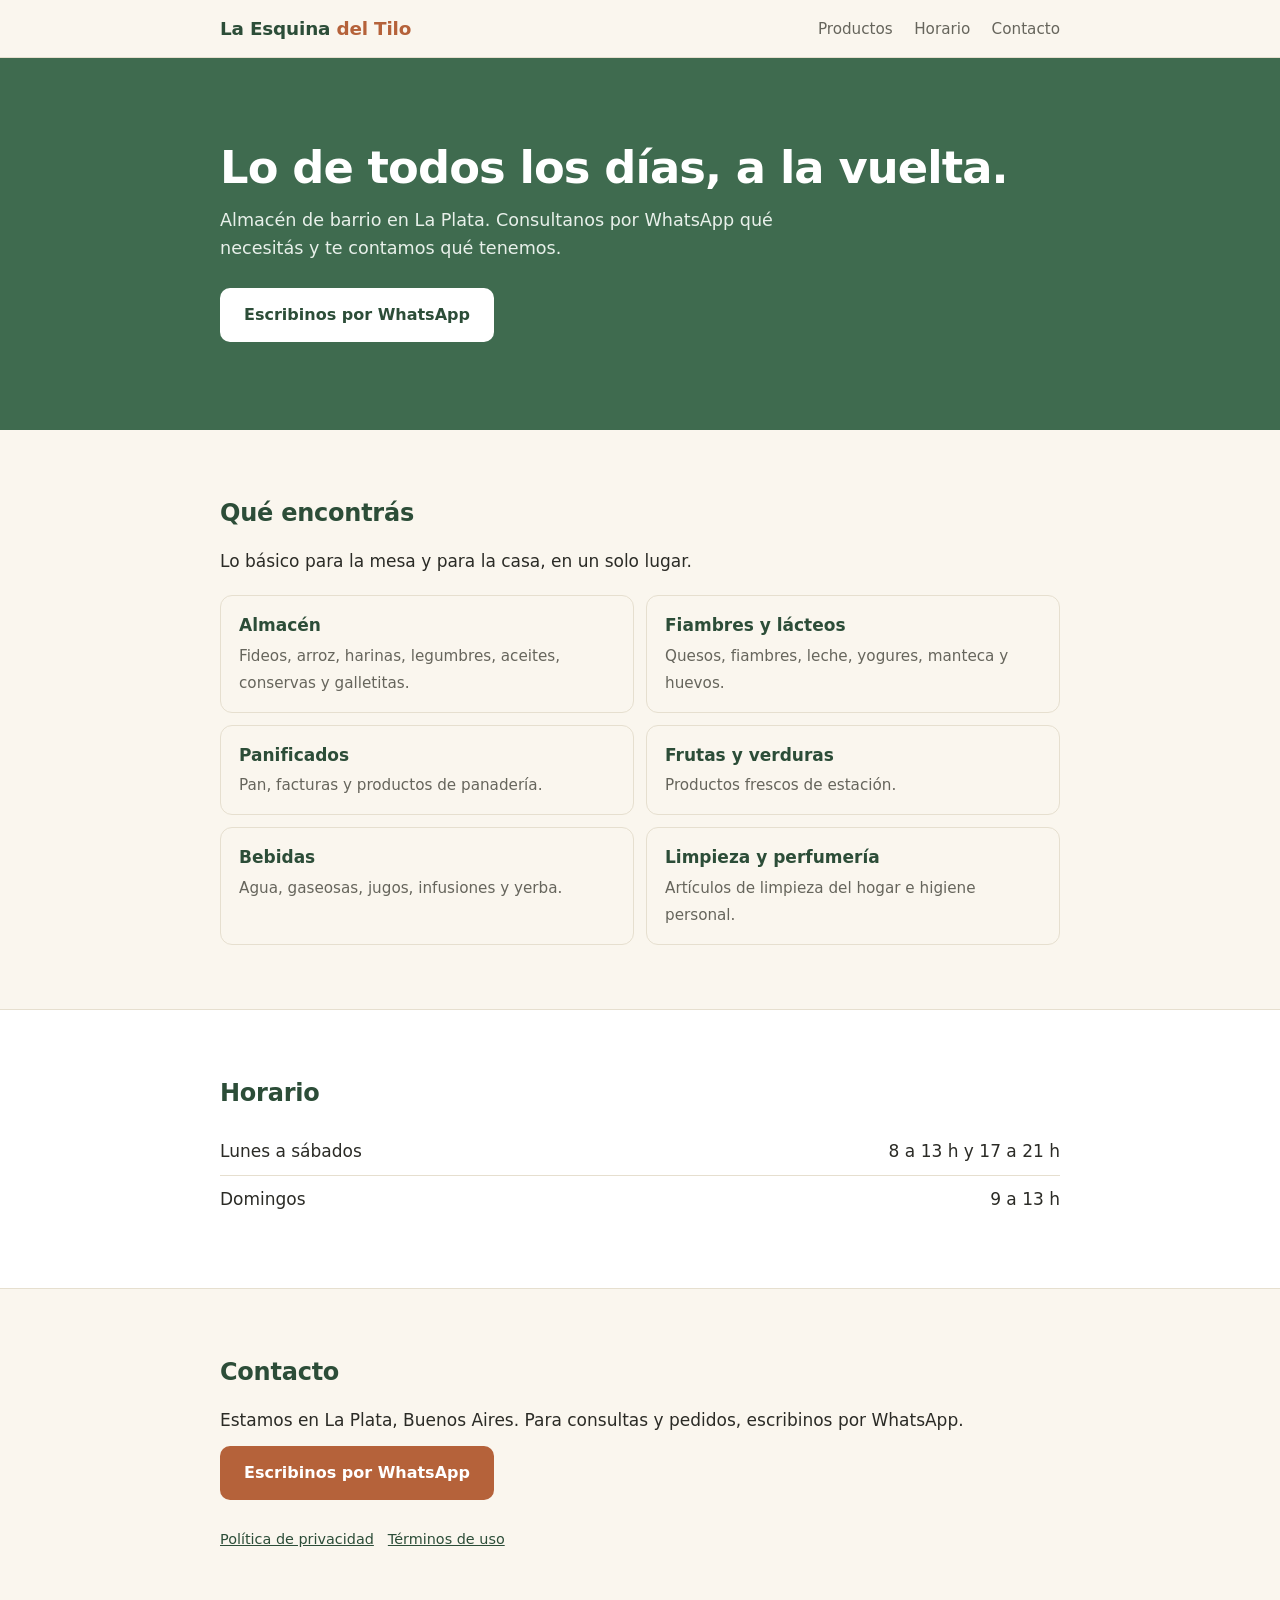
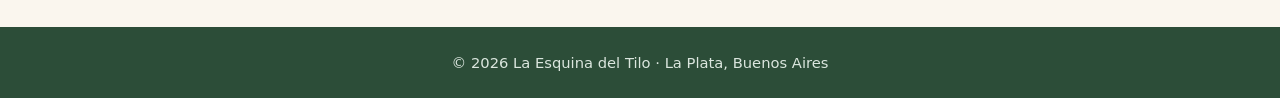
<file: index.html>
<!doctype html>
<html lang="es-AR">
<head>
<meta charset="utf-8">
<meta name="viewport" content="width=device-width,initial-scale=1">
<title>La Esquina del Tilo | Almacén de barrio en La Plata</title>
<meta name="description" content="La Esquina del Tilo, almacén de barrio en La Plata, Buenos Aires. Lo de todos los días, a la vuelta. Pedidos y consultas por WhatsApp.">
<meta property="og:type" content="website">
<meta property="og:title" content="La Esquina del Tilo | Almacén de barrio en La Plata">
<meta property="og:description" content="Almacén de barrio en La Plata, Buenos Aires. Lo de todos los días, a la vuelta. Pedidos y consultas por WhatsApp.">
<meta property="og:url" content="https://alvarosantamarina.github.io/la-esquina-del-tilo-web/">
<link rel="icon" href="favicon.svg" type="image/svg+xml">
<link rel="stylesheet" href="styles.css">
</head>
<body>
<header class="site"><div class="container">
  <a class="logo" href="./">La Esquina <span>del Tilo</span></a>
  <nav>
    <a href="#productos">Productos</a>
    <a href="#horario">Horario</a>
    <a href="#contacto">Contacto</a>
  </nav>
</div></header>

<main>
<div class="hero"><div class="container">
  <h1>Lo de todos los días, a la vuelta.</h1>
  <p>Almacén de barrio en La Plata. Consultanos por WhatsApp qué necesitás y te contamos qué tenemos.</p>
  <a class="btn" href="https://wa.me/5492212048989">Escribinos por WhatsApp</a>
</div></div>

<section id="productos"><div class="container">
  <h2>Qué encontrás</h2>
  <p>Lo básico para la mesa y para la casa, en un solo lugar.</p>
  <ul class="cats">
    <li><strong>Almacén</strong><span>Fideos, arroz, harinas, legumbres, aceites, conservas y galletitas.</span></li>
    <li><strong>Fiambres y lácteos</strong><span>Quesos, fiambres, leche, yogures, manteca y huevos.</span></li>
    <li><strong>Panificados</strong><span>Pan, facturas y productos de panadería.</span></li>
    <li><strong>Frutas y verduras</strong><span>Productos frescos de estación.</span></li>
    <li><strong>Bebidas</strong><span>Agua, gaseosas, jugos, infusiones y yerba.</span></li>
    <li><strong>Limpieza y perfumería</strong><span>Artículos de limpieza del hogar e higiene personal.</span></li>
  </ul>
</div></section>

<section id="horario" class="alt"><div class="container">
  <h2>Horario</h2>
  <ul class="horario">
    <li><span>Lunes a sábados</span><span>8 a 13 h y 17 a 21 h</span></li>
    <li><span>Domingos</span><span>9 a 13 h</span></li>
  </ul>
</div></section>

<section id="contacto"><div class="container">
  <h2>Contacto</h2>
  <p>Estamos en La Plata, Buenos Aires. Para consultas y pedidos, escribinos por WhatsApp.</p>
  <p><a class="btn" href="https://wa.me/5492212048989">Escribinos por WhatsApp</a></p>
  <p class="legal-links"><a href="politica-de-privacidad/">Política de privacidad</a><a href="terminos/">Términos de uso</a></p>
</div></section>
</main>

<footer class="site"><div class="container">© 2026 La Esquina del Tilo · La Plata, Buenos Aires</div></footer>
</body>
</html>
</file>
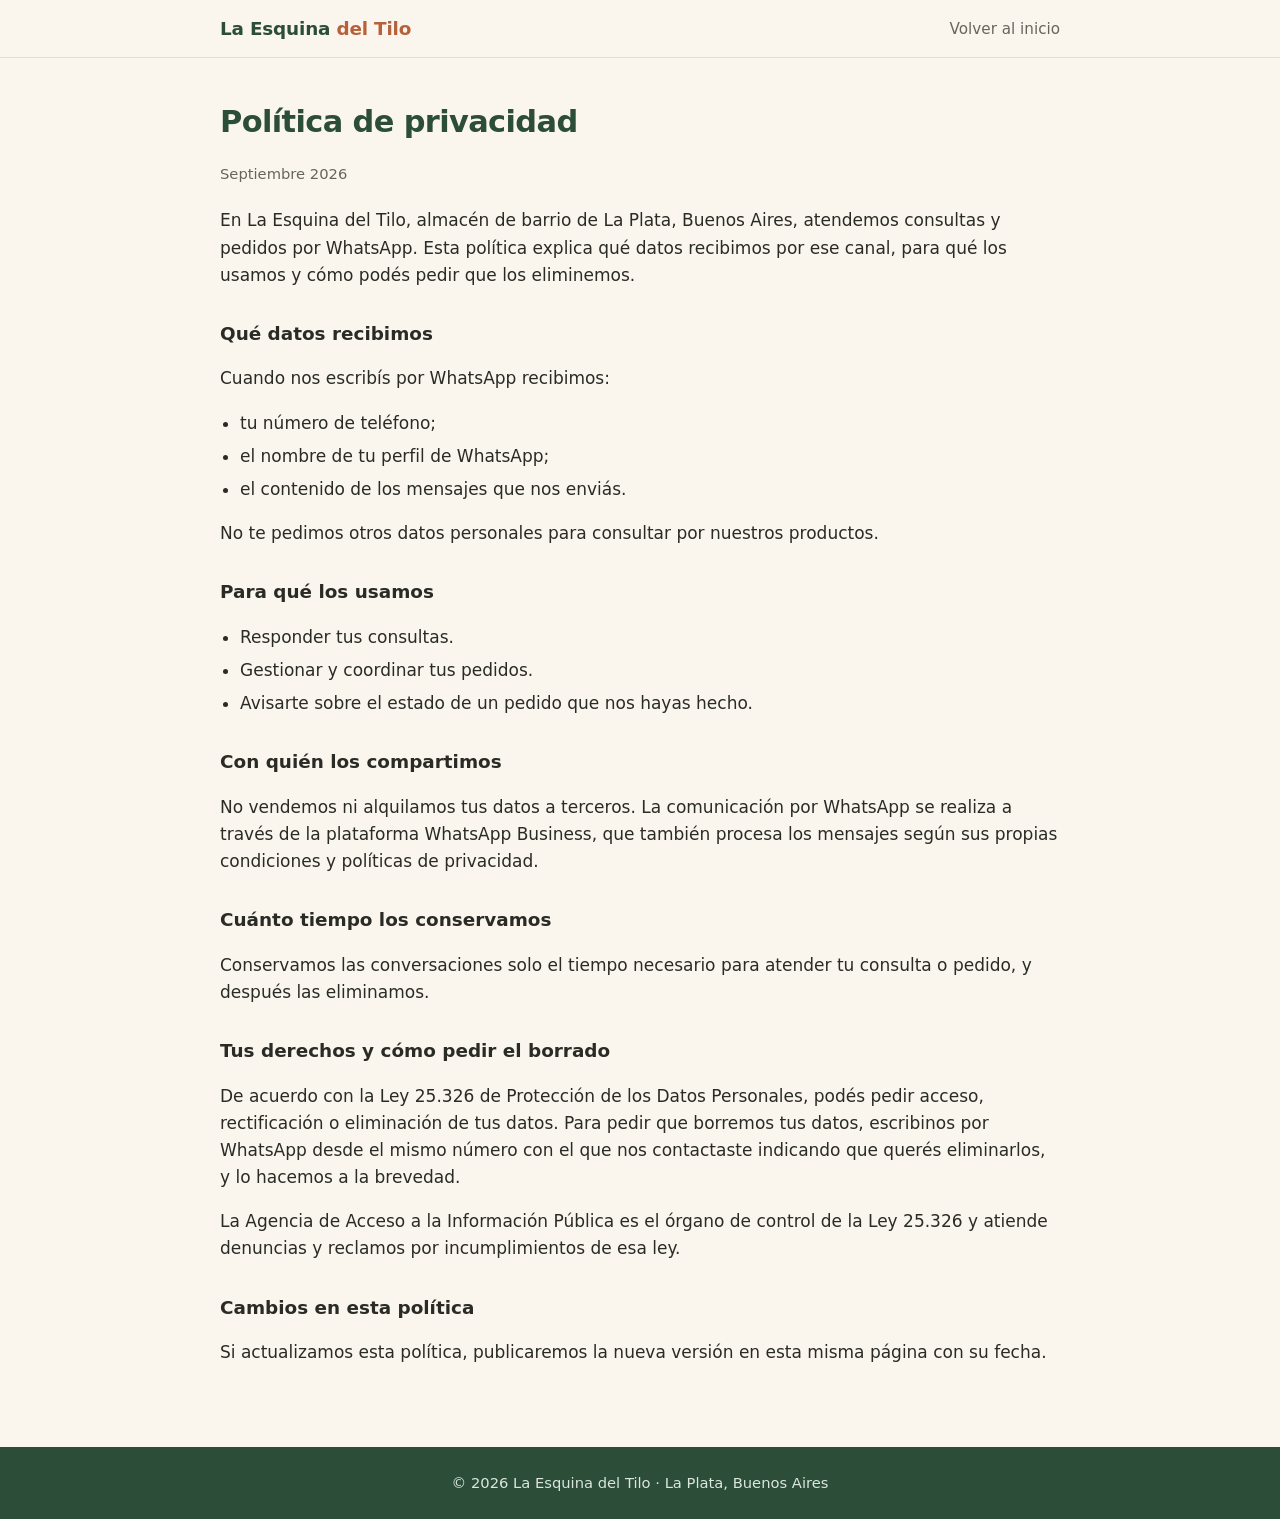
<file: politica-de-privacidad/index.html>
<!doctype html>
<html lang="es-AR">
<head>
<meta charset="utf-8">
<meta name="viewport" content="width=device-width,initial-scale=1">
<title>Política de privacidad | La Esquina del Tilo</title>
<meta name="description" content="Política de privacidad de La Esquina del Tilo: qué datos recibimos por WhatsApp, para qué los usamos y cómo pedir su eliminación.">
<link rel="icon" href="../favicon.svg" type="image/svg+xml">
<link rel="stylesheet" href="../styles.css">
</head>
<body>
<header class="site"><div class="container">
  <a class="logo" href="../">La Esquina <span>del Tilo</span></a>
  <nav><a href="../">Volver al inicio</a></nav>
</div></header>

<main class="legal"><div class="container">
  <h1>Política de privacidad</h1>
  <p class="fecha">Septiembre 2026</p>

  <p>En La Esquina del Tilo, almacén de barrio de La Plata, Buenos Aires, atendemos consultas y pedidos por WhatsApp. Esta política explica qué datos recibimos por ese canal, para qué los usamos y cómo podés pedir que los eliminemos.</p>

  <h2>Qué datos recibimos</h2>
  <p>Cuando nos escribís por WhatsApp recibimos:</p>
  <ul>
    <li>tu número de teléfono;</li>
    <li>el nombre de tu perfil de WhatsApp;</li>
    <li>el contenido de los mensajes que nos enviás.</li>
  </ul>
  <p>No te pedimos otros datos personales para consultar por nuestros productos.</p>

  <h2>Para qué los usamos</h2>
  <ul>
    <li>Responder tus consultas.</li>
    <li>Gestionar y coordinar tus pedidos.</li>
    <li>Avisarte sobre el estado de un pedido que nos hayas hecho.</li>
  </ul>

  <h2>Con quién los compartimos</h2>
  <p>No vendemos ni alquilamos tus datos a terceros. La comunicación por WhatsApp se realiza a través de la plataforma WhatsApp Business, que también procesa los mensajes según sus propias condiciones y políticas de privacidad.</p>

  <h2>Cuánto tiempo los conservamos</h2>
  <p>Conservamos las conversaciones solo el tiempo necesario para atender tu consulta o pedido, y después las eliminamos.</p>

  <h2>Tus derechos y cómo pedir el borrado</h2>
  <p>De acuerdo con la Ley 25.326 de Protección de los Datos Personales, podés pedir acceso, rectificación o eliminación de tus datos. Para pedir que borremos tus datos, escribinos por WhatsApp desde el mismo número con el que nos contactaste indicando que querés eliminarlos, y lo hacemos a la brevedad.</p>
  <p>La Agencia de Acceso a la Información Pública es el órgano de control de la Ley 25.326 y atiende denuncias y reclamos por incumplimientos de esa ley.</p>

  <h2>Cambios en esta política</h2>
  <p>Si actualizamos esta política, publicaremos la nueva versión en esta misma página con su fecha.</p>
</div></main>

<footer class="site"><div class="container">© 2026 La Esquina del Tilo · La Plata, Buenos Aires</div></footer>
</body>
</html>
</file>
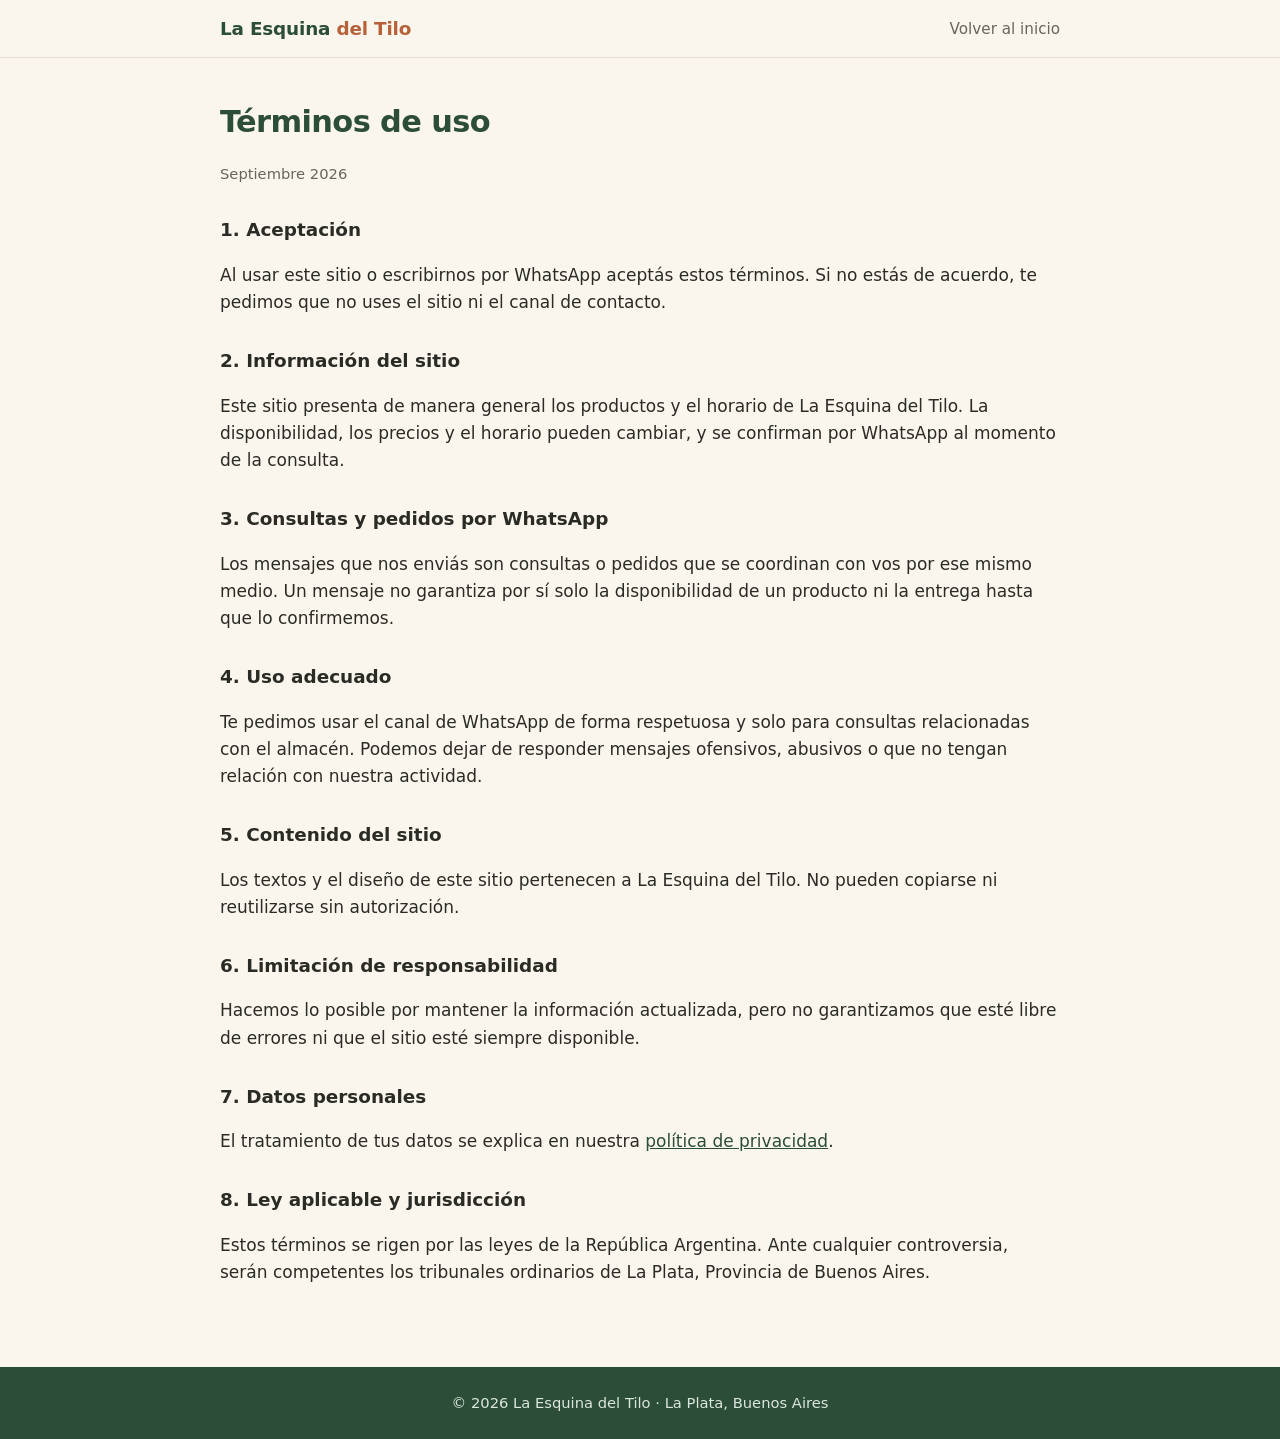
<file: terminos/index.html>
<!doctype html>
<html lang="es-AR">
<head>
<meta charset="utf-8">
<meta name="viewport" content="width=device-width,initial-scale=1">
<title>Términos de uso | La Esquina del Tilo</title>
<meta name="description" content="Términos de uso del sitio y del canal de WhatsApp de La Esquina del Tilo, La Plata, Buenos Aires.">
<link rel="icon" href="../favicon.svg" type="image/svg+xml">
<link rel="stylesheet" href="../styles.css">
</head>
<body>
<header class="site"><div class="container">
  <a class="logo" href="../">La Esquina <span>del Tilo</span></a>
  <nav><a href="../">Volver al inicio</a></nav>
</div></header>

<main class="legal"><div class="container">
  <h1>Términos de uso</h1>
  <p class="fecha">Septiembre 2026</p>

  <h2>1. Aceptación</h2>
  <p>Al usar este sitio o escribirnos por WhatsApp aceptás estos términos. Si no estás de acuerdo, te pedimos que no uses el sitio ni el canal de contacto.</p>

  <h2>2. Información del sitio</h2>
  <p>Este sitio presenta de manera general los productos y el horario de La Esquina del Tilo. La disponibilidad, los precios y el horario pueden cambiar, y se confirman por WhatsApp al momento de la consulta.</p>

  <h2>3. Consultas y pedidos por WhatsApp</h2>
  <p>Los mensajes que nos enviás son consultas o pedidos que se coordinan con vos por ese mismo medio. Un mensaje no garantiza por sí solo la disponibilidad de un producto ni la entrega hasta que lo confirmemos.</p>

  <h2>4. Uso adecuado</h2>
  <p>Te pedimos usar el canal de WhatsApp de forma respetuosa y solo para consultas relacionadas con el almacén. Podemos dejar de responder mensajes ofensivos, abusivos o que no tengan relación con nuestra actividad.</p>

  <h2>5. Contenido del sitio</h2>
  <p>Los textos y el diseño de este sitio pertenecen a La Esquina del Tilo. No pueden copiarse ni reutilizarse sin autorización.</p>

  <h2>6. Limitación de responsabilidad</h2>
  <p>Hacemos lo posible por mantener la información actualizada, pero no garantizamos que esté libre de errores ni que el sitio esté siempre disponible.</p>

  <h2>7. Datos personales</h2>
  <p>El tratamiento de tus datos se explica en nuestra <a href="../politica-de-privacidad/">política de privacidad</a>.</p>

  <h2>8. Ley aplicable y jurisdicción</h2>
  <p>Estos términos se rigen por las leyes de la República Argentina. Ante cualquier controversia, serán competentes los tribunales ordinarios de La Plata, Provincia de Buenos Aires.</p>
</div></main>

<footer class="site"><div class="container">© 2026 La Esquina del Tilo · La Plata, Buenos Aires</div></footer>
</body>
</html>
</file>
<file: styles.css>
:root{
  --tilo:#3f6b4f;
  --tilo-dark:#2c4d38;
  --crema:#faf6ee;
  --tierra:#b5623a;
  --texto:#2b2b26;
  --suave:#66655c;
  --linea:#e6dfcf;
}
*{box-sizing:border-box}
html{scroll-behavior:smooth}
body{
  margin:0;
  font-family:system-ui,-apple-system,"Segoe UI",Roboto,"Helvetica Neue",Arial,sans-serif;
  color:var(--texto);
  background:var(--crema);
  line-height:1.6;
  font-size:1.0625rem;
}
a{color:var(--tilo-dark)}
.container{width:100%;max-width:880px;margin:0 auto;padding:0 20px}

header.site{background:var(--crema);border-bottom:1px solid var(--linea);position:sticky;top:0;z-index:5}
header.site .container{display:flex;align-items:center;justify-content:space-between;gap:12px;padding-top:14px;padding-bottom:14px}
.logo{font-weight:800;font-size:1.15rem;color:var(--tilo-dark);text-decoration:none;letter-spacing:-.01em}
.logo span{color:var(--tierra)}
nav a{margin-left:16px;text-decoration:none;font-size:.95rem;color:var(--suave)}
nav a:hover{color:var(--tilo-dark)}

.hero{background:var(--tilo);color:#fff;padding:56px 0 60px}
.hero h1{margin:0 0 12px;font-size:2rem;line-height:1.15;letter-spacing:-.02em}
.hero p{margin:0 0 26px;font-size:1.1rem;color:#e8f0ea;max-width:34em}

.btn{
  display:inline-block;background:var(--tierra);color:#fff;text-decoration:none;
  padding:14px 24px;border-radius:10px;font-weight:700;font-size:1rem;
}
.btn:hover{background:#9c5230}
.hero .btn{background:#fff;color:var(--tilo-dark)}
.hero .btn:hover{background:var(--crema)}

section{padding:48px 0}
section h2{margin:0 0 16px;font-size:1.5rem;color:var(--tilo-dark);letter-spacing:-.01em}
section p{margin:0 0 12px}
.alt{background:#fff;border-top:1px solid var(--linea);border-bottom:1px solid var(--linea)}

.cats{list-style:none;margin:20px 0 0;padding:0;display:grid;grid-template-columns:1fr;gap:12px}
.cats li{background:var(--crema);border:1px solid var(--linea);border-radius:12px;padding:16px 18px}
.cats strong{display:block;color:var(--tilo-dark);margin-bottom:2px}
.cats span{color:var(--suave);font-size:.95rem}

.horario{margin:0;padding:0;list-style:none}
.horario li{display:flex;justify-content:space-between;gap:16px;padding:10px 0;border-bottom:1px solid var(--linea)}
.horario li:last-child{border-bottom:0}

.legal-links{margin-top:28px;font-size:.9rem;color:var(--suave)}
.legal-links a{margin-right:14px}

.legal{padding:40px 0 64px}
.legal h1{margin:0 0 6px;font-size:1.9rem;color:var(--tilo-dark);letter-spacing:-.02em}
.legal h2{font-size:1.15rem;margin:30px 0 8px}
.legal .fecha{color:var(--suave);font-size:.92rem;margin-bottom:22px}
.legal ul{padding-left:20px}
.legal li{margin-bottom:6px}

footer.site{background:var(--tilo-dark);color:#dbe6de;padding:24px 0;font-size:.92rem;text-align:center}

@media(min-width:720px){
  .hero{padding:84px 0 88px}
  .hero h1{font-size:2.8rem}
  .cats{grid-template-columns:1fr 1fr}
  section{padding:64px 0}
}
</file>
